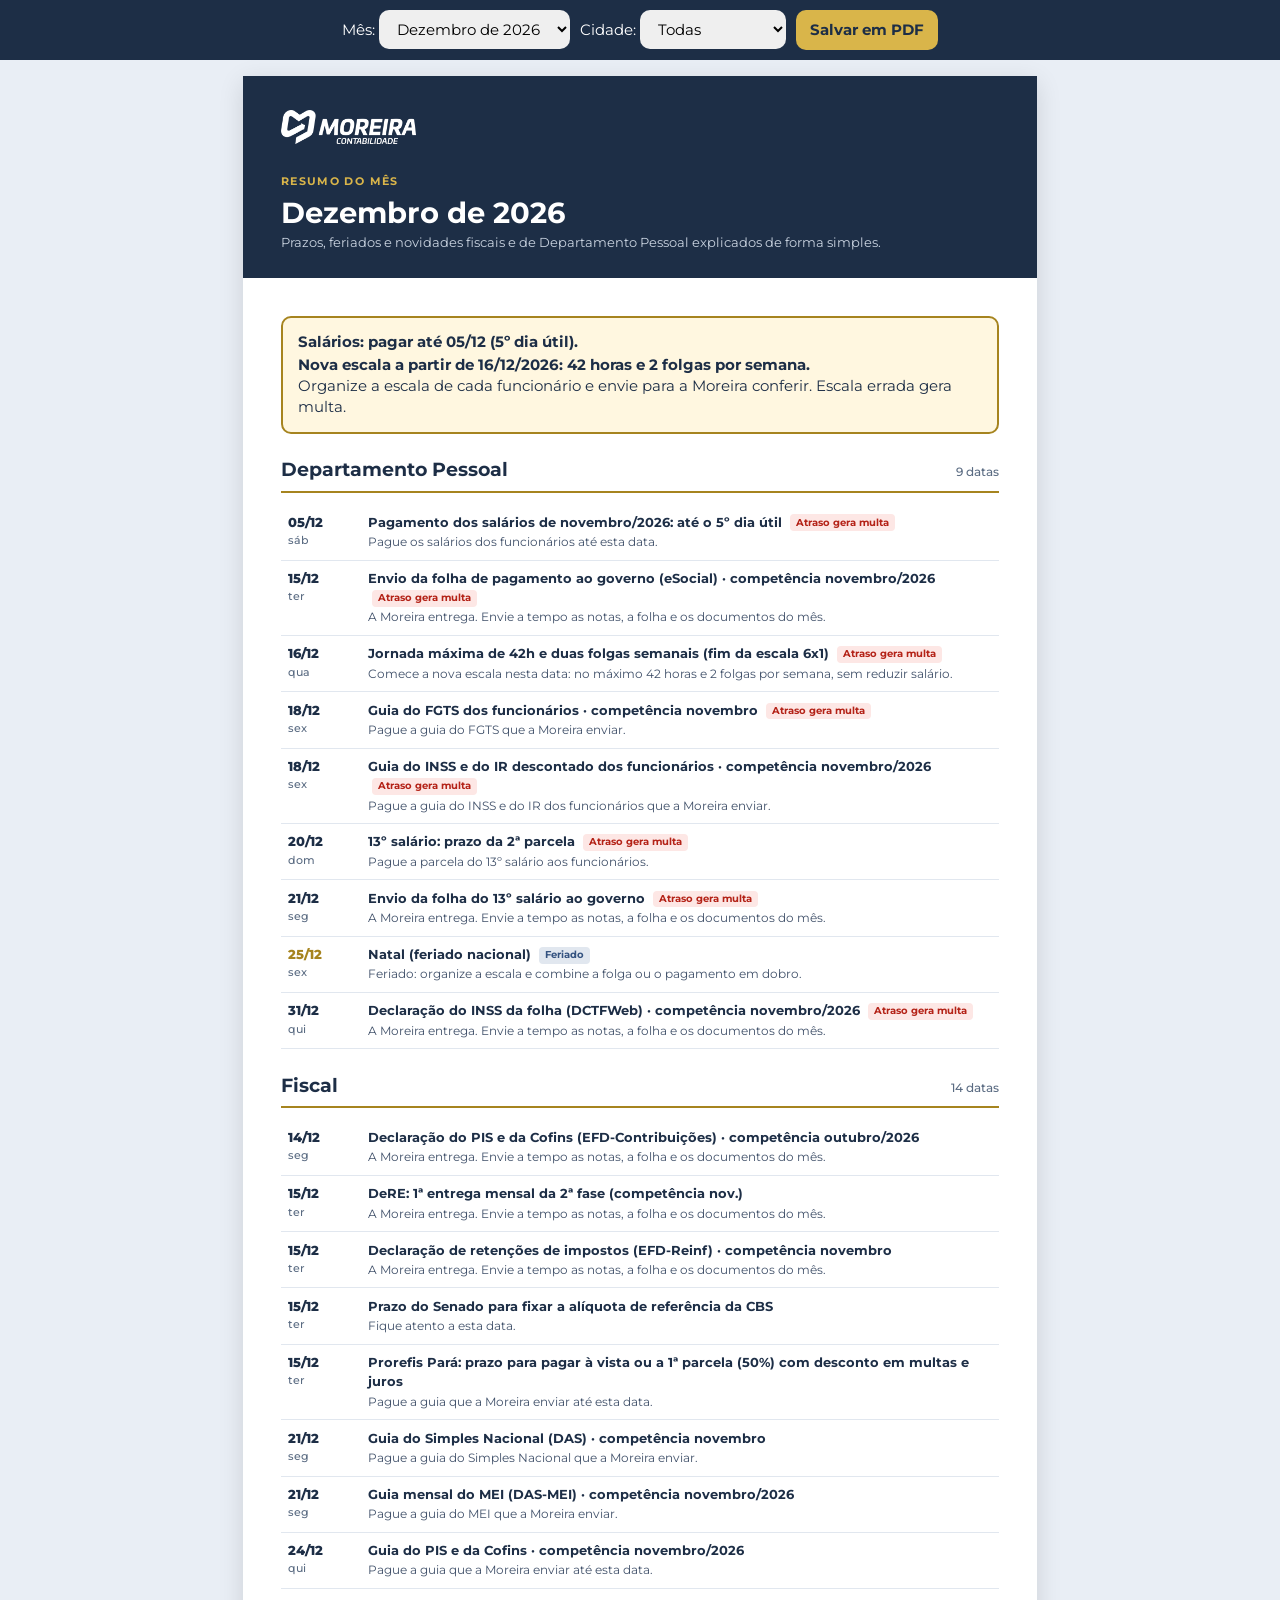
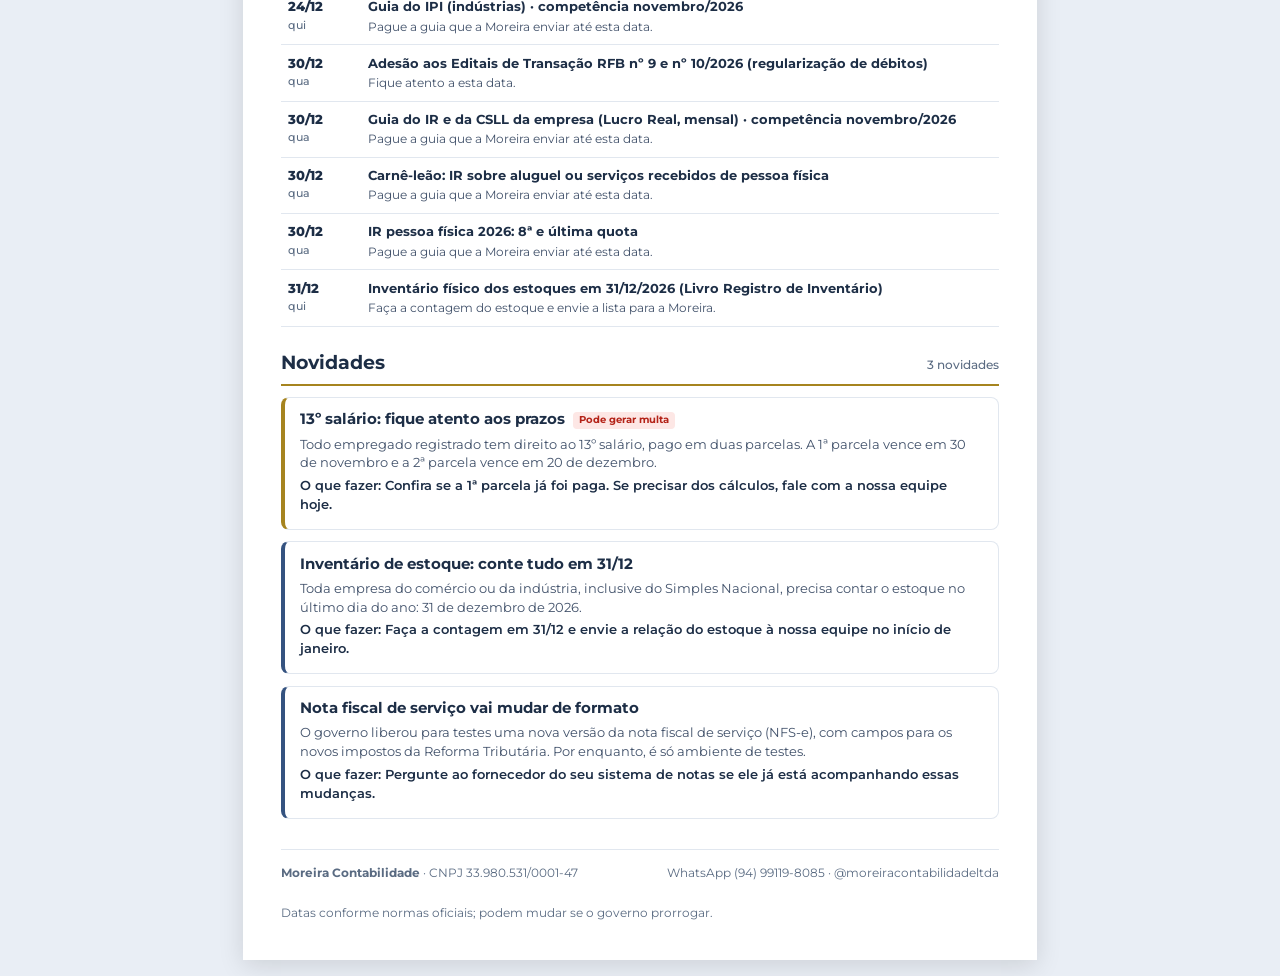
<file: resumo.html>
<!DOCTYPE html>
<html lang="pt-BR"><head><meta charset="utf-8"><meta name="viewport" content="width=device-width,initial-scale=1">
<title>Resumo do mês · Moreira Contabilidade</title>
<link rel="preconnect" href="https://fonts.googleapis.com"><link href="https://fonts.googleapis.com/css2?family=Montserrat:wght@400;500;600;700;800&display=swap" rel="stylesheet">
<style>
@page{size:A4;margin:12mm 12mm 14mm}
*{box-sizing:border-box}body{margin:0;font-family:Montserrat,system-ui,sans-serif;color:#1D2E46;background:#E9EEF5;font-size:11pt;line-height:1.45}
.bar{position:sticky;top:0;z-index:5;background:#1D2E46;color:#fff;display:flex;gap:10px;align-items:center;justify-content:center;padding:10px;flex-wrap:wrap}
.bar select,.bar button{font:inherit;font-size:15px;border-radius:10px;padding:9px 14px;border:0}.bar button{background:#D9B54A;color:#1D2E46;font-weight:700;cursor:pointer}
.folha{background:#fff;max-width:210mm;margin:16px auto;padding:0 0 10mm;box-shadow:0 6px 24px rgba(0,0,0,.12)}
.cab{background:#1D2E46;color:#fff;padding:9mm 10mm 7mm;position:relative}
.cab img{height:34px}.cab .k{color:#D9B54A;font-weight:700;letter-spacing:.12em;font-size:8.5pt;margin-top:6mm;text-transform:uppercase}
.cab h1{margin:2mm 0 1mm;font-size:22pt;line-height:1.1}.cab p{margin:0;color:#C9D3E0;font-size:10pt}
.cont{padding:6mm 10mm 0}
h2{font-size:14pt;margin:6mm 0 3mm;padding-bottom:2mm;border-bottom:2px solid #A6841F;display:flex;justify-content:space-between;align-items:baseline}
h2 small{font-size:9pt;color:#5A6B82;font-weight:500}
.alerta{border:2px solid #A6841F;background:#FFF7E0;border-radius:10px;padding:3.5mm 4mm;margin:4mm 0}.alerta b{display:block;font-size:11.5pt}
table{width:100%;border-collapse:collapse;font-size:10pt}td{padding:2.2mm 2mm;border-bottom:1px solid #E1E7EF;vertical-align:top}
td.d{width:21mm;font-weight:800;white-space:nowrap}td.d small{display:block;font-weight:500;color:#5A6B82;font-size:8.5pt}
td b{display:block}td span{color:#41516A;font-size:9.3pt}tr.fer td.d{color:#A6841F}
.tag{display:inline-block;font-size:7.5pt;font-weight:700;border-radius:4px;padding:.3mm 1.6mm;background:#E1E7EF;color:#355380;margin-left:1mm;vertical-align:1px}
.tag.m{background:#FDE7E5;color:#B42318}
.nov{border:1px solid #E1E7EF;border-left:4px solid #355380;border-radius:8px;padding:3mm 4mm;margin:0 0 3mm;break-inside:avoid}.nov.dp{border-left-color:#A6841F}
.nov h3{margin:0 0 1mm;font-size:11pt}.nov p{margin:0 0 1mm;font-size:9.8pt;color:#41516A}.nov .ac{color:#1D2E46;font-weight:600}
.rod{margin:8mm 10mm 0;padding-top:4mm;border-top:1px solid #E1E7EF;font-size:8.8pt;color:#5A6B82;display:flex;justify-content:space-between;gap:6mm;flex-wrap:wrap}
.vazio{color:#5A6B82;font-style:italic}
@media print{body{background:#fff}.bar{display:none}.folha{margin:0;box-shadow:none;max-width:none;padding:0}.cab{-webkit-print-color-adjust:exact;print-color-adjust:exact}h2{break-after:avoid}tr{break-inside:avoid}*{-webkit-print-color-adjust:exact;print-color-adjust:exact}}
</style></head><body>
<div class="bar"><label>Mês: <select id="mes"></select></label><label>Cidade: <select id="cid"><option value="">Todas</option><option>Marabá</option><option>Parauapebas</option><option>Castanhal</option><option>Xinguara</option><option>Itupiranga</option></select></label><button id="pdf">Salvar em PDF</button></div>
<div class="folha" id="folha"><div class="cont"><p>Carregando…</p></div></div>
<script>
const esc=s=>String(s??'').replace(/[&<>"']/g,c=>({'&':'&amp;','<':'&lt;','>':'&gt;','"':'&quot;',"'":'&#39;'}[c]));
const P=s=>String(s||'').replace(/\*\*/g,'');
const DS=['dom','seg','ter','qua','qui','sex','sáb'];
const temMulta=i=>i.multa===true||/multa|escala|jornada|6x1|5x2|registro|sal[aá]rio|FGTS|13º|rescis|f[eé]rias/i.test((i.titulo||'')+' '+(i.resumo||''));
function prazoArea(p){if(p.area)return p.area;if(p.tipo==='trabalhista'||p.tipo==='feriado')return 'dp';
  return /FGTS|eSocial|13º|folha|DARF da DCTFWeb|DCTFWeb|INSS|jornada|feriado|sindic|admiss|férias|rescis|funcion|invent[aá]rio/i.test(p.titulo+' '+(p.detalhe||''))?(/invent[aá]rio/i.test(p.titulo)?'fiscal':'dp'):'fiscal'}
function amigo(p){const t=p.titulo;const m=t.match(/\((compet[eê]ncia [^)]*)\)/i);const comp=m?' · '+m[1]:'';
  const R=[[/^DAS-MEI/i,'Guia mensal do MEI (DAS-MEI)'],[/^DAS do Simples/i,'Guia do Simples Nacional (DAS)'],[/^FGTS mensal/i,'Guia do FGTS dos funcionários'],[/^DARF da DCTFWeb/i,'Guia do INSS e do IR descontado dos funcionários'],[/^eSocial: fechamento/i,'Envio da folha de pagamento ao governo (eSocial)'],[/^DCTFWeb e eSocial da folha do 13/i,'Envio da folha do 13º salário ao governo'],[/^DCTFWeb/i,'Declaração do INSS da folha (DCTFWeb)'],[/^EFD-Reinf/i,'Declaração de retenções de impostos (EFD-Reinf)'],[/^EFD-Contribui/i,'Declaração do PIS e da Cofins (EFD-Contribuições)'],[/^PIS\/Cofins/i,'Guia do PIS e da Cofins'],[/^IPI/i,'Guia do IPI (indústrias)'],[/^IRPJ e CSLL por estimativa/i,'Guia do IR e da CSLL da empresa (Lucro Real, mensal)'],[/^IRPJ e CSLL trimestrais/i,'Guia do IR e da CSLL da empresa (trimestral)'],[/^Carnê-leão/i,'Carnê-leão: IR sobre aluguel ou serviços recebidos de pessoa física']];
  for(const [re,nome] of R)if(re.test(t))return nome+comp;return t}
function oQueFazer(p){const t=p.titulo;if(p.tipo==='feriado')return p.cidade?'Feriado em '+p.cidade+': organize a escala e combine a folga ou o pagamento em dobro.':'Feriado: organize a escala e combine a folga ou o pagamento em dobro.';
  if(/sal[aá]rio/i.test(t)&&/5º dia útil|quinto dia/i.test(t))return 'Pague os salários dos funcionários até esta data.';
  if(/13º|13o|décimo/i.test(t)&&/parcela/i.test(t))return 'Pague a parcela do 13º salário aos funcionários.';
  if(/FGTS/i.test(t))return 'Pague a guia do FGTS que a Moreira enviar.';
  if(/DARF da DCTFWeb|INSS/i.test(t))return 'Pague a guia do INSS e do IR dos funcionários que a Moreira enviar.';
  if(/^DAS/i.test(t))return 'Pague a guia do '+(/MEI/i.test(t)?'MEI':'Simples Nacional')+' que a Moreira enviar.';
  if(/jornada|escala|6x1|5x2/i.test(t))return 'Comece a nova escala nesta data: no máximo 42 horas e 2 folgas por semana, sem reduzir salário.';
  if(/invent[aá]rio/i.test(t))return 'Faça a contagem do estoque e envie a lista para a Moreira.';
  if(p.tipo==='imposto')return 'Pague a guia que a Moreira enviar até esta data.';
  if(p.tipo==='declaracao'||/eSocial|DCTFWeb|EFD|declara/i.test(t))return 'A Moreira entrega. Envie a tempo as notas, a folha e os documentos do mês.';
  return 'Fique atento a esta data.'}
const q=new URLSearchParams(location.search);
const hojeD=new Date();const padrao=(()=>{const d=new Date(hojeD);if(d.getDate()>=25)d.setMonth(d.getMonth()+1);return d.toISOString().slice(0,7)})();
const selM=document.getElementById('mes'),selC=document.getElementById('cid');
for(let k=-2;k<=6;k++){const d=new Date(hojeD.getFullYear(),hojeD.getMonth()+k,1);const v=d.getFullYear()+'-'+String(d.getMonth()+1).padStart(2,'0');let n=d.toLocaleDateString('pt-BR',{month:'long',year:'numeric'});selM.add(new Option(n.charAt(0).toUpperCase()+n.slice(1),v))}
selM.value=q.get('mes')||padrao;selC.value=q.get('cidade')||'';
let DATA=null,BASE=[],VIS={};
async function carregar(){const nc={cache:'no-store'};const t='?v='+Date.now();
  const [d,b,c]=await Promise.all([fetch('data.json'+t,nc).then(r=>r.json()),fetch('prazos_base.json'+t,nc).then(r=>r.ok?r.json():[]).catch(()=>[]),fetch('vis-config.json'+t,nc).then(r=>r.ok?r.json():{}).catch(()=>({}))]);
  DATA=d;BASE=Array.isArray(b)?b:(b.prazos||[]);
  if(c.script){try{VIS=(await fetch(c.script+'?t='+Date.now(),nc).then(r=>r.json())).itens||{}}catch(e){}}
  montar()}
const visivel=i=>{const x=VIS[i.id];return x&&typeof x.cliente==='boolean'?x.cliente:i.cliente!==false};
function prazos(){const key=p=>p.data+'|'+String(p.titulo).toLowerCase().slice(0,22);const ps=DATA.prazos||[];const ids=new Set(ps.map(p=>p.id)),ks=new Set(ps.map(key));
  return [...ps,...BASE.filter(b=>!ids.has(b.id)&&!ks.has(key(b)))].filter(p=>p.data).sort((a,b)=>a.data.localeCompare(b.data))}
function linhas(lst){if(!lst.length)return '<p class="vazio">Nenhuma data neste mês.</p>';
  return '<table>'+lst.map(p=>{const dt=new Date(p.data+'T12:00:00');const fer=p.tipo==='feriado';
    return `<tr class="${fer?'fer':''}"><td class="d">${esc(p.data.slice(8))}/${esc(p.data.slice(5,7))}<small>${DS[dt.getDay()]}</small></td><td><b>${esc(fer?p.titulo:amigo(p))}${fer?' <span class="tag">'+(p.cidade?'Feriado · '+esc(p.cidade):'Feriado')+'</span>':''}${prazoArea(p)==='dp'&&!fer?' <span class="tag m">Atraso gera multa</span>':''}</b><span>${esc(oQueFazer(p))}</span></td></tr>`}).join('')+'</table>'}
function novs(lst){if(!lst.length)return '<p class="vazio">Sem novidades nesta área no período.</p>';
  return lst.map(i=>`<div class="nov${i.setor==='dp'?' dp':''}"><h3>${esc(P(i.card_titulo||i.titulo))}${i.card_destaque?' '+esc(P(i.card_destaque)):''}${i.setor==='dp'&&temMulta(i)?' <span class="tag m">Pode gerar multa</span>':''}</h3><p>${esc(P(i.card_sub||i.resumo))}</p>${i.card_acao?`<p class="ac">O que fazer: ${esc(P(i.card_acao))}</p>`:''}</div>`).join('')}
function montar(){const mk=selM.value,cid=selC.value;const [y,m]=mk.split('-').map(Number);
  let nome=new Date(y,m-1,1).toLocaleDateString('pt-BR',{month:'long',year:'numeric'});nome=nome.charAt(0).toUpperCase()+nome.slice(1);
  const ps=prazos().filter(p=>p.data.startsWith(mk)&&(!p.cidade||!cid||p.cidade===cid));
  const seen=new Set();const ups=ps.filter(p=>{const k=p.data+'|'+(p.tipo==='feriado'?p.titulo+p.cidade:amigo(p));if(seen.has(k))return false;seen.add(k);return true});
  const fis=ups.filter(p=>prazoArea(p)==='fiscal'),dp=ups.filter(p=>prazoArea(p)==='dp');
  const ini=new Date(y,m-2,25).toISOString().slice(0,10),fim=new Date(y,m,0).toISOString().slice(0,10);
  const nv=(DATA.atualizacoes||[]).filter(i=>visivel(i)&&i.data>=ini&&i.data<=fim).sort((a,b)=>String(b.data).localeCompare(String(a.data)));
  const sal=dp.find(p=>/sal[aá]rio/i.test(p.titulo)&&/5º dia/i.test(p.titulo));
  const escala=mk<='2026-12'&&mk>='2026-11';
  document.title='Resumo '+nome+' · Moreira Contabilidade';
  document.getElementById('folha').innerHTML=`<div class="cab"><img src="brand/moreira_horizontal_branco_1000w.png" alt="Moreira Contabilidade"><div class="k">Resumo do mês${cid?' · '+esc(cid):''}</div><h1>${esc(nome)}</h1><p>Prazos, feriados e novidades fiscais e de Departamento Pessoal explicados de forma simples.</p></div>
  <div class="cont">
  ${sal||escala?`<div class="alerta">${sal?`<b>Salários: pagar até ${esc(sal.data.slice(8))}/${esc(sal.data.slice(5,7))} (5º dia útil).</b>`:''}${escala?`<b>Nova escala a partir de 16/12/2026: 42 horas e 2 folgas por semana.</b>Organize a escala de cada funcionário e envie para a Moreira conferir. Escala errada gera multa.`:''}</div>`:''}
  <h2>Departamento Pessoal <small>${dp.length} datas</small></h2>${linhas(dp)}
  <h2>Fiscal <small>${fis.length} datas</small></h2>${linhas(fis)}
  <h2>Novidades <small>${nv.length} ${nv.length===1?'novidade':'novidades'}</small></h2>${novs(nv)}
  </div><div class="rod"><span><b>Moreira Contabilidade</b> · CNPJ 33.980.531/0001-47</span><span>WhatsApp (94) 99119-8085 · @moreiracontabilidadeltda</span><span>Datas conforme normas oficiais; podem mudar se o governo prorrogar.</span></div>`}
selM.onchange=selC.onchange=()=>{history.replaceState(null,'','?mes='+selM.value+(selC.value?'&cidade='+encodeURIComponent(selC.value):''));montar()};
document.getElementById('pdf').onclick=()=>window.print();
carregar().catch(()=>{document.getElementById('folha').innerHTML='<div class="cont"><p>Não foi possível carregar agora. Tente de novo.</p></div>'});
</script></body></html>
</file>
